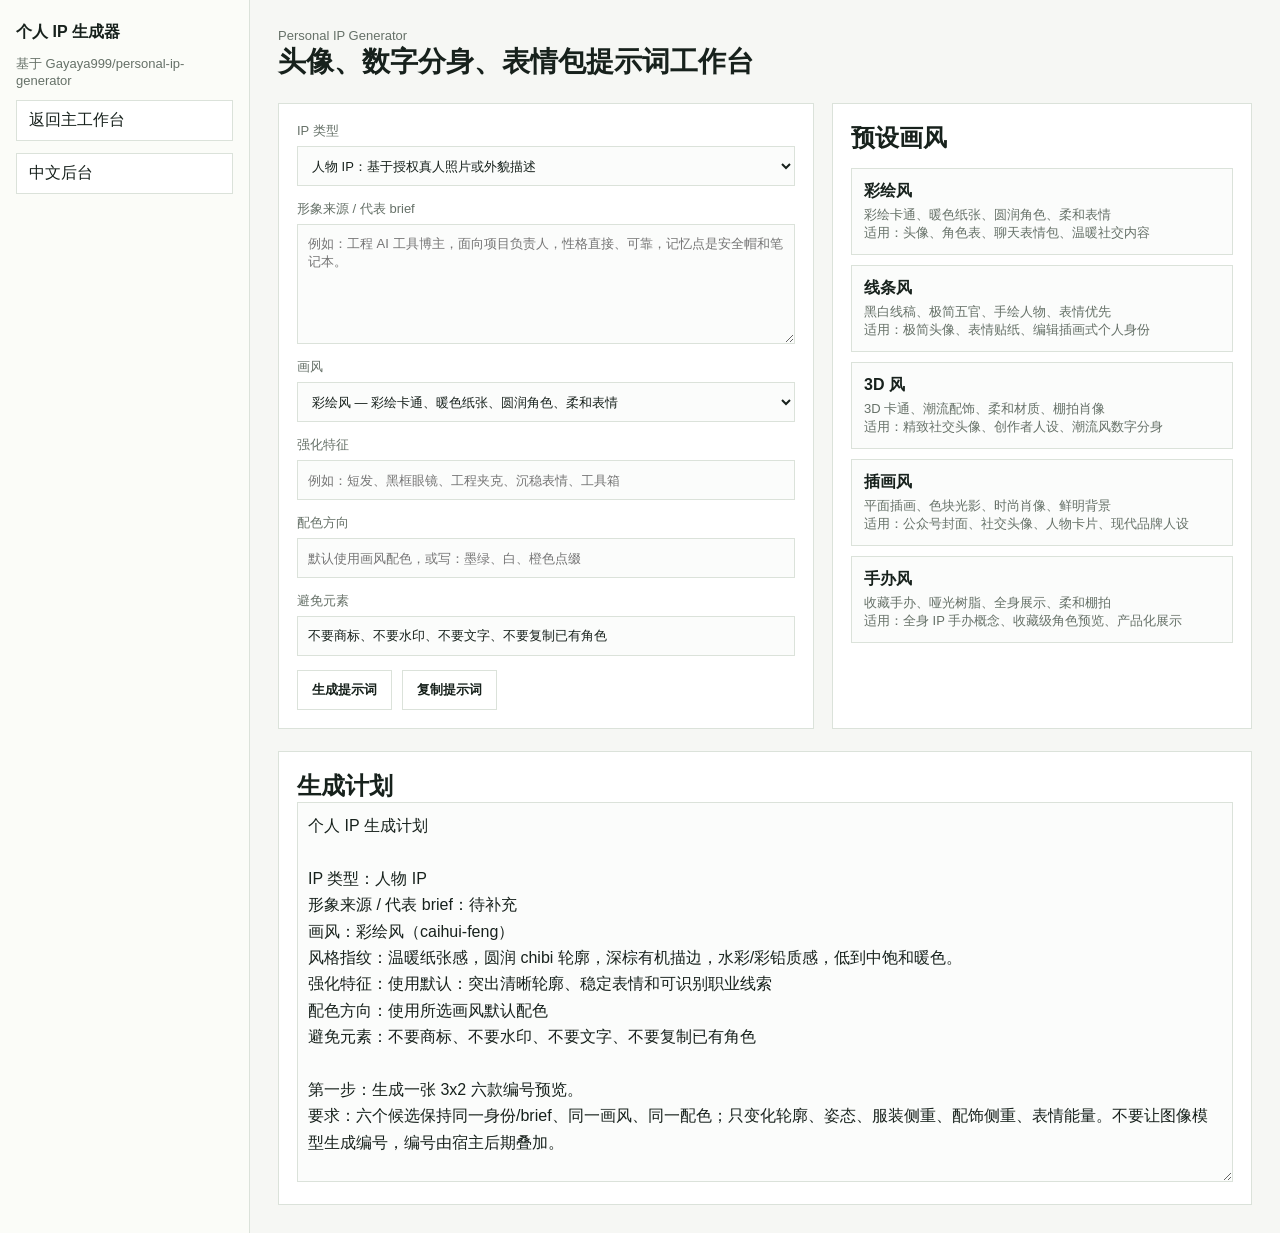
<file: ip-generator.html>
<!doctype html>
<html lang="zh-CN">
  <head>
    <meta charset="utf-8" />
    <meta name="viewport" content="width=device-width, initial-scale=1" />
    <title>个人 IP 生成器</title>
    <link rel="stylesheet" href="./ip-generator.css" />
  </head>
  <body>
    <aside>
      <strong>个人 IP 生成器</strong>
      <span>基于 Gayaya999/personal-ip-generator</span>
      <a href="./">返回主工作台</a>
      <a href="./admin-cn.html">中文后台</a>
    </aside>

    <main>
      <header>
        <p>Personal IP Generator</p>
        <h1>头像、数字分身、表情包提示词工作台</h1>
      </header>

      <section class="grid">
        <form id="generatorForm" class="panel">
          <label>
            IP 类型
            <select name="ipType">
              <option value="人物 IP">人物 IP：基于授权真人照片或外貌描述</option>
              <option value="代表形象 IP">代表形象 IP：原创角色代表个人/品牌/团队</option>
            </select>
          </label>

          <label>
            形象来源 / 代表 brief
            <textarea name="brief" placeholder="例如：工程 AI 工具博主，面向项目负责人，性格直接、可靠，记忆点是安全帽和笔记本。"></textarea>
          </label>

          <label>
            画风
            <select name="stylePreset" id="stylePreset"></select>
          </label>

          <label>
            强化特征
            <input name="traits" placeholder="例如：短发、黑框眼镜、工程夹克、沉稳表情、工具箱" />
          </label>

          <label>
            配色方向
            <input name="palette" placeholder="默认使用画风配色，或写：墨绿、白、橙色点缀" />
          </label>

          <label>
            避免元素
            <input name="avoid" value="不要商标、不要水印、不要文字、不要复制已有角色" />
          </label>

          <div class="actions">
            <button type="submit">生成提示词</button>
            <button id="copyBtn" type="button">复制提示词</button>
          </div>
        </form>

        <section class="panel">
          <h2>预设画风</h2>
          <div id="styleCards" class="style-list"></div>
        </section>
      </section>

      <section class="panel output">
        <h2>生成计划</h2>
        <textarea id="promptOutput" spellcheck="false"></textarea>
      </section>
    </main>

    <script src="./ip-generator.js"></script>
  </body>
</html>
</file>
<file: ip-generator.css>
:root {
  --bg: #f6f7f4;
  --surface: #fff;
  --ink: #17211c;
  --muted: #667168;
  --line: #dbe2da;
  --teal: #08746f;
}

* {
  box-sizing: border-box;
}

body {
  margin: 0;
  min-height: 100vh;
  display: grid;
  grid-template-columns: 250px minmax(0, 1fr);
  background: var(--bg);
  color: var(--ink);
  font-family: "Microsoft YaHei", "Segoe UI", Arial, sans-serif;
}

aside {
  padding: 22px 16px;
  border-right: 1px solid var(--line);
  background: #fbfcf8;
  display: flex;
  flex-direction: column;
  gap: 12px;
}

aside strong,
aside span {
  display: block;
}

aside span,
header p,
label,
.style-card p {
  color: var(--muted);
  font-size: 13px;
}

a,
button {
  border: 1px solid var(--line);
  background: var(--surface);
  color: var(--ink);
  text-decoration: none;
  cursor: pointer;
}

a {
  min-height: 38px;
  padding: 9px 12px;
}

a:hover,
button:hover {
  border-color: var(--teal);
  color: var(--teal);
}

main {
  padding: 28px;
}

h1,
h2,
p {
  margin: 0;
}

h1 {
  font-size: 28px;
  letter-spacing: 0;
}

.grid {
  display: grid;
  grid-template-columns: minmax(0, 1fr) 420px;
  gap: 18px;
  margin: 22px 0;
}

.panel {
  padding: 18px;
  border: 1px solid var(--line);
  background: var(--surface);
}

form {
  display: grid;
  gap: 14px;
}

label {
  display: grid;
  gap: 6px;
}

input,
select,
textarea {
  width: 100%;
  border: 1px solid var(--line);
  background: #fbfcfb;
  color: var(--ink);
  font: inherit;
}

input,
select {
  height: 40px;
  padding: 0 10px;
}

textarea {
  min-height: 120px;
  padding: 10px;
  resize: vertical;
}

.actions {
  display: flex;
  flex-wrap: wrap;
  gap: 10px;
}

button {
  min-height: 40px;
  padding: 0 14px;
  font-weight: 700;
}

.style-list {
  display: grid;
  gap: 10px;
  margin-top: 14px;
}

.style-card {
  padding: 12px;
  border: 1px solid var(--line);
  background: #fbfcfb;
}

.style-card strong {
  display: block;
  margin-bottom: 4px;
}

.output textarea {
  min-height: 380px;
  line-height: 1.65;
}

@media (max-width: 920px) {
  body,
  .grid {
    grid-template-columns: 1fr;
  }
}
</file>
